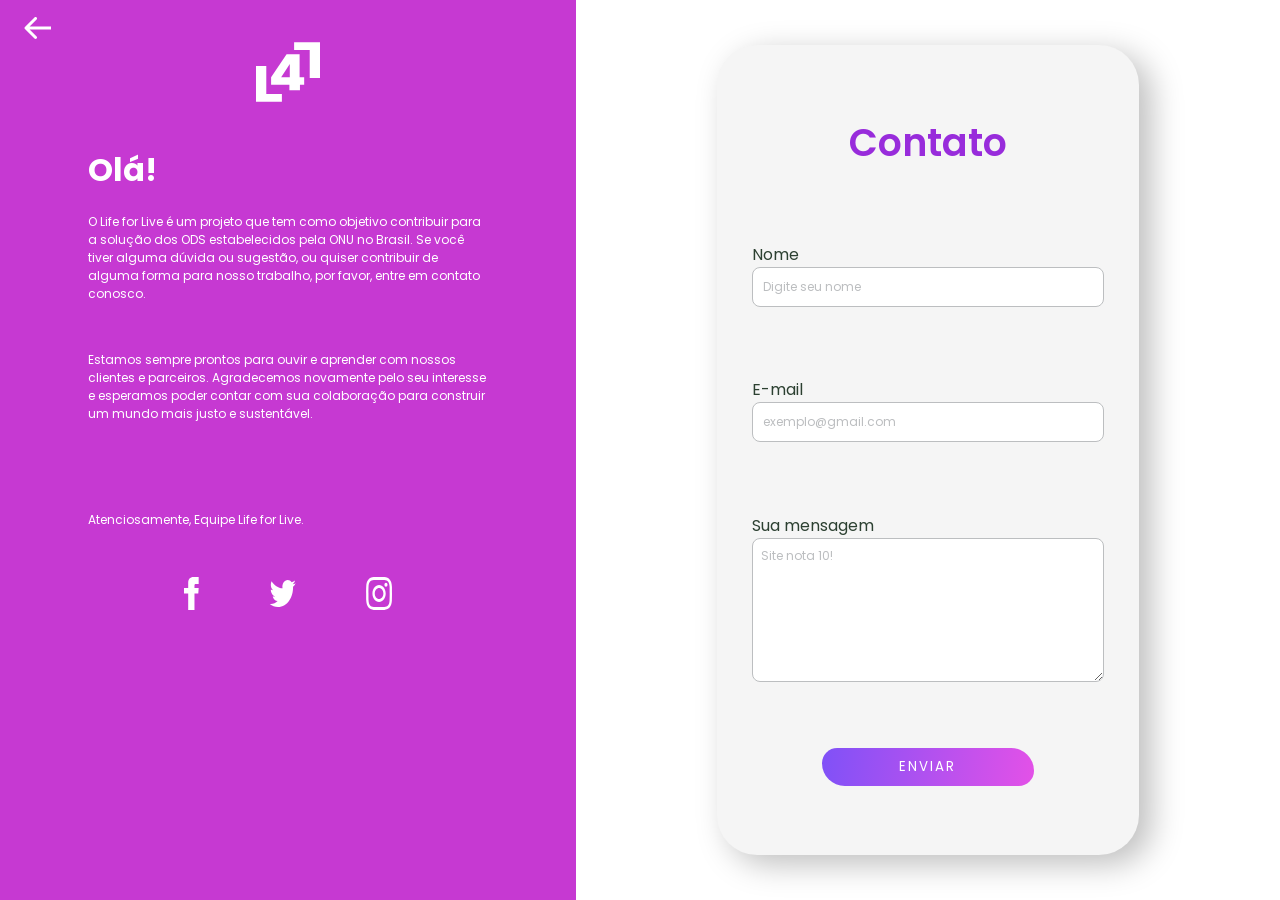
<file: index.html>
<!DOCTYPE html>
<html lang="pt-br">
  <head>
    <meta charset="UTF-8"/>
    <meta http-equiv="X-UA-Compatible" content="IE=edge" />
    <meta name="viewport" content="width=device-width, initial-scale=1.0" />
    <meta name="author" content="Vittor Patricio">
    <title>Contato</title>
    <link rel="shortcut icon" href="Logo L4L.svg" type="image/x-icon"/>
    <link rel="stylesheet" href="contato.css" />
  </head>
  <body>
    <div class="container">
      <div class="card">
        <div class="left-side">
          <a href="#"><img src="Arrow1.svg" alt="Arrow"></a>
          <div class="head-left">

            <img src="Logo White L4L.svg" alt="White Logo">
          </div>
          <div class="body-left">
            <div class="title-text"><h1>Olá!</h1></div>
            <div class="text-left">
              <p id="paragraph-1">O Life for Live é um projeto que tem como objetivo contribuir para a solução dos ODS estabelecidos pela ONU no Brasil.
              Se você tiver alguma dúvida ou sugestão, ou quiser contribuir de alguma forma para nosso trabalho, por favor, entre em contato conosco.</p>

              <p id="paragraph-2">Estamos sempre prontos para ouvir e aprender com nossos clientes e parceiros. Agradecemos novamente pelo seu interesse e esperamos poder contar com sua colaboração para construir um mundo mais justo e sustentável. </p>

              <p id="paragraph-3">Atenciosamente, Equipe Life for Live.</p>
            </div>
          </div>
          <div class="footer-left">          
               <img src="facebook.svg" alt="facebook" id="facebook">
              <img src="twitter.svg" alt="twitter" id="twitter">
              <img src="instagram.svg" alt="instagram" id="instagram">

          </div>
        </div>

        <div class="right-side">

          <div class="card-contato">
            <div class="head-right">
              <h1>Contato</h1>
            </div>
            
              <div class="textfield">
                <label for="usuario">Nome</label>
                <input type="text" name="usuario" placeholder="Digite seu nome" />
              </div>

              <div class="textfield">
               <label for="email">E-mail</label>
                <input type="email" name="email" placeholder="exemplo@gmail.com" />
              </div>

              <div class="textfield">
                <label for="text-message">Sua mensagem</label>
                <textarea name="text-message" id="text-message" cols="30" rows="10" placeholder="Site nota 10!"></textarea>
              </div>
              <button class="btn-send">Enviar</button>
            </div>
            </div>
        </div>
      </div>
    </div>
    <div vw class="enabled">
      <div vw-access-button class="active"></div>
      <div vw-plugin-wrapper>
        <div class="vw-plugin-top-wrapper"></div>
      </div>
    </div>
    <script src="https://vlibras.gov.br/app/vlibras-plugin.js"></script>
    <script>
      new window.VLibras.Widget("https://vlibras.gov.br/app");
    </script>
  </body>
</html>
</file>
<file: contato.css>
@import url("https://fonts.googleapis.com/css2?family=Poppins:wght@400;600;700&display=swap");

* {
  margin: 0;
  padding: 0;
  box-sizing: border-box;
  font-family: "Poppins", sans-serif;
  text-decoration: none;
}

.card{
  display: flex;
  justify-content: center;
  align-items: center;
}

.left-side{
  width: 45%;
  height: 100vh;
  background-color: #C639D2;
}

.left-side > a > img {
  display: flex;
  margin: 1rem 0rem 0rem 1.5rem;
}

.head-left{
  display: flex;
  justify-content: center;
  align-items: center;
}

.head-left > img {
  width: 4rem;
  height: 4rem;
}

.title-text{
  display: flex;
  justify-content: left;
  color: #FFFFFF;
  font-family: 'Poppins';
  font-style: normal;
  font-weight: 600;
  font-size: 16px;
  margin-top: 2.6rem;
  margin-bottom: 1.2rem;
}

.body-left{
  margin-left: 5.5rem;
}

.text-left > #paragraph-1, #paragraph-2, #paragraph-3{
  font-family: "Poppins";
  font-style: normal;
  font-size: 12px;
  color:#FFFFFF;
  }
  
.text-left > #paragraph-1{
margin: 0rem 5.5rem 3rem 0rem;
}

.text-left > #paragraph-2{
  margin: 0rem 5.5rem 5.5rem 0rem;
}

.right-side{
  width: 55%;
  height: 100vh;
  background-color: #FFFFFF;
  display: flex;
  justify-content: center;
  align-items: center;
}

.card-contato {
  width: 60%;
  height: 90%;
  display: flex;
  justify-content: space-evenly;
  align-items: center;
  flex-direction: column;
  padding: 30px 35px;
  background: #f5f5f5 ;
  border-radius: 40px;
  box-shadow: 12px 9px 32px rgba(0, 0, 0, 0.25858);
}

.card-contato > .head-right > h1 {
  color: #982CDB;
  font-family: 'Poppins';
  font-style: normal;
  font-weight: 600;
  font-size: 38px;
}
 

.head-right{
  display: flex;
  flex-direction: row;
}

.head-right > span > h1 {
  color: #982cdb;
  font-weight: 600;
}


.textfield {
  width: 100%;
  display: flex;
  flex-direction: column;
  align-items: flex-start;
  justify-content: center;
  margin-top: 2rem;

}

.textfield > input {
  width: 100%;
  border: 1px solid #BCBEC0;
  border-radius: 8px;
  padding: 10px;
  background: #ffffff;
  color: #2c4031;
  font-size: 12px;
  outline: none;
  box-sizing: border-box;
}


.textfield > label {
  color: #2c4031;
}

.textfield > input::placeholder {
  color: #bcbec0;
}

.textfield > textarea::placeholder {
  color: #bcbec0;
}

.textfield > textarea {
  border: 1px solid #BCBEC0;
  border-radius: 8px;
  background: #ffffff;
  color: #2c4031;
  font-size: 12px;
  outline: none;
  box-sizing: border-box;
  margin-bottom: 0.8rem;
  height: 9rem;
  width: 100%;
  padding: 8px;
}

.btn-send {
  margin-top: 0.9rem;
  width: 60%;
  padding: 9px 0px;
  border: none;
  outline: none;
  text-transform: uppercase;
  letter-spacing: 2px;
  color: #fff;
  background: linear-gradient(96.49deg, #6f51fa -16.95%, #fd51e3 126.18%);
  border-radius: 40px 60px;
  cursor: pointer;
}

.btn-send:hover {
  opacity: 80%;
}

.footer-left {
  display: flex;
  justify-content: center;
  align-items: center;
  cursor: pointer;
  margin-top: 3rem;
}

.footer-left img {
  margin: 0 35px;
}
</file>
